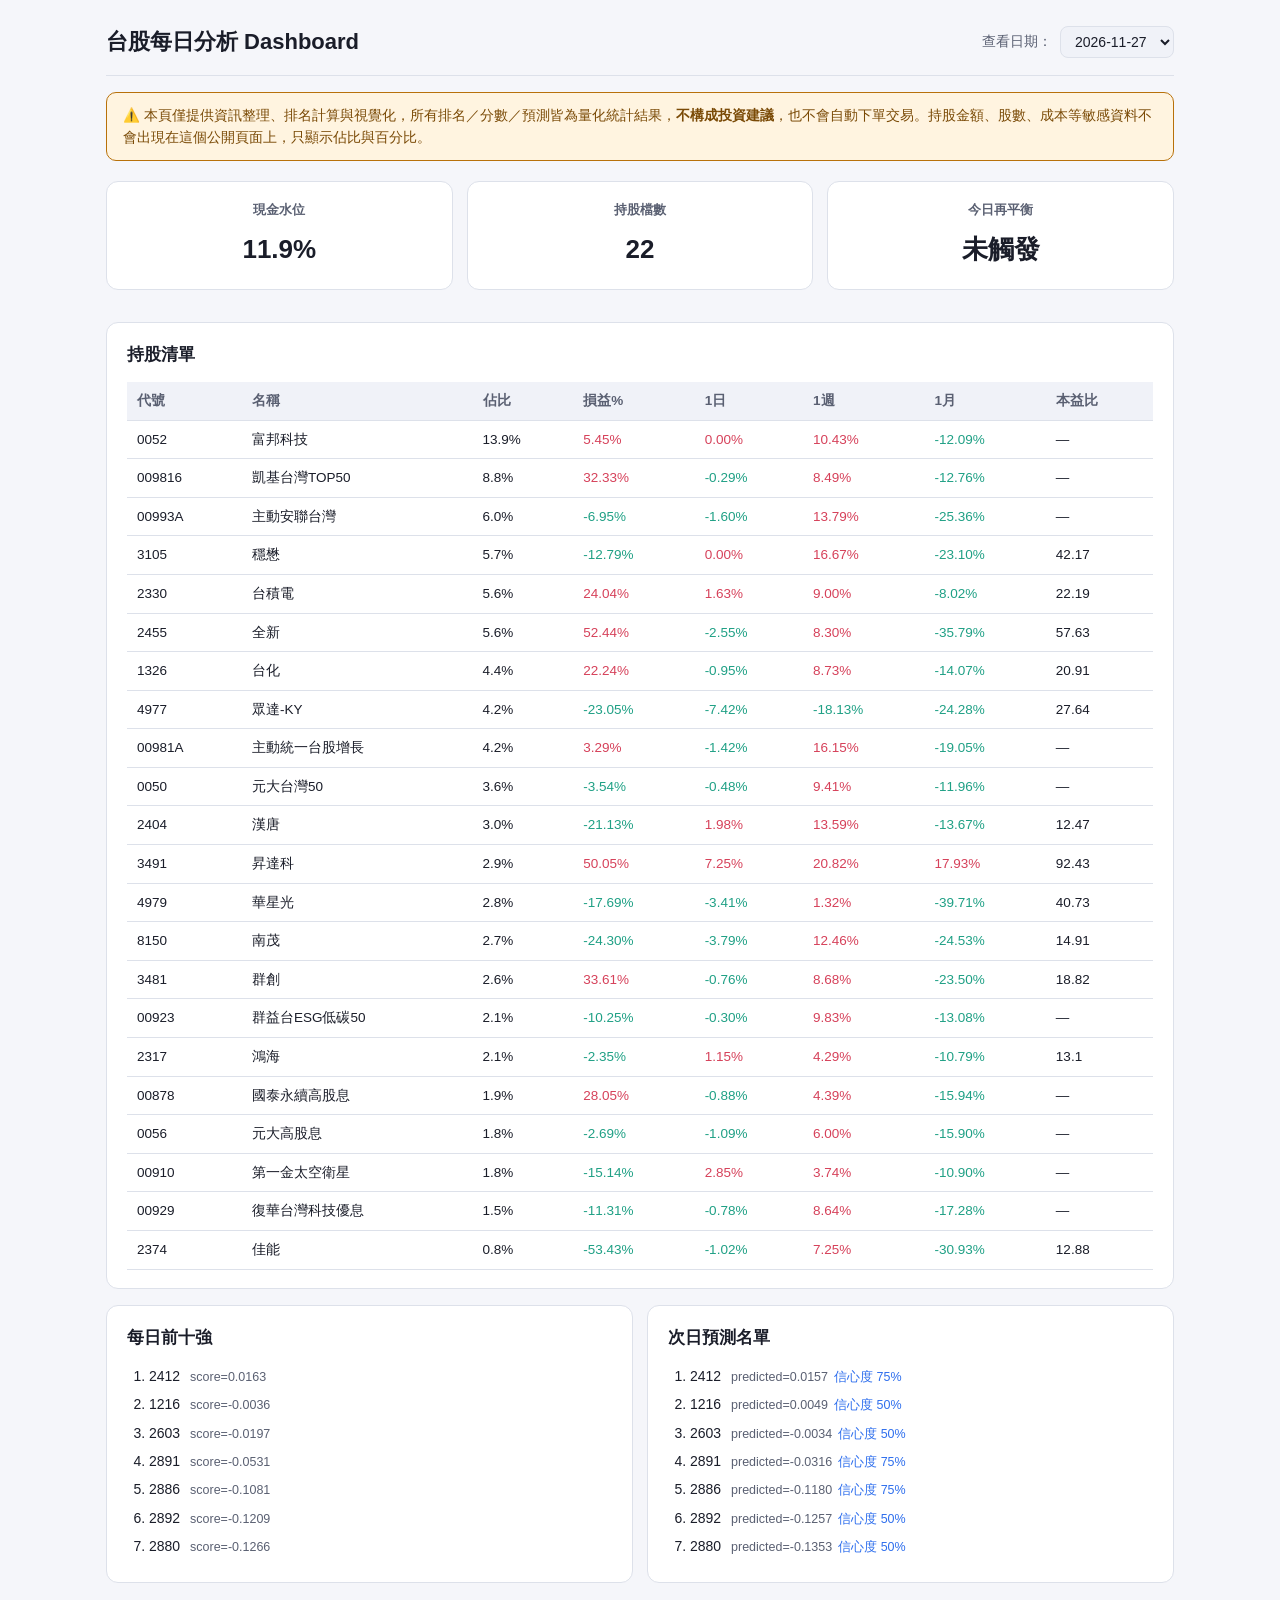
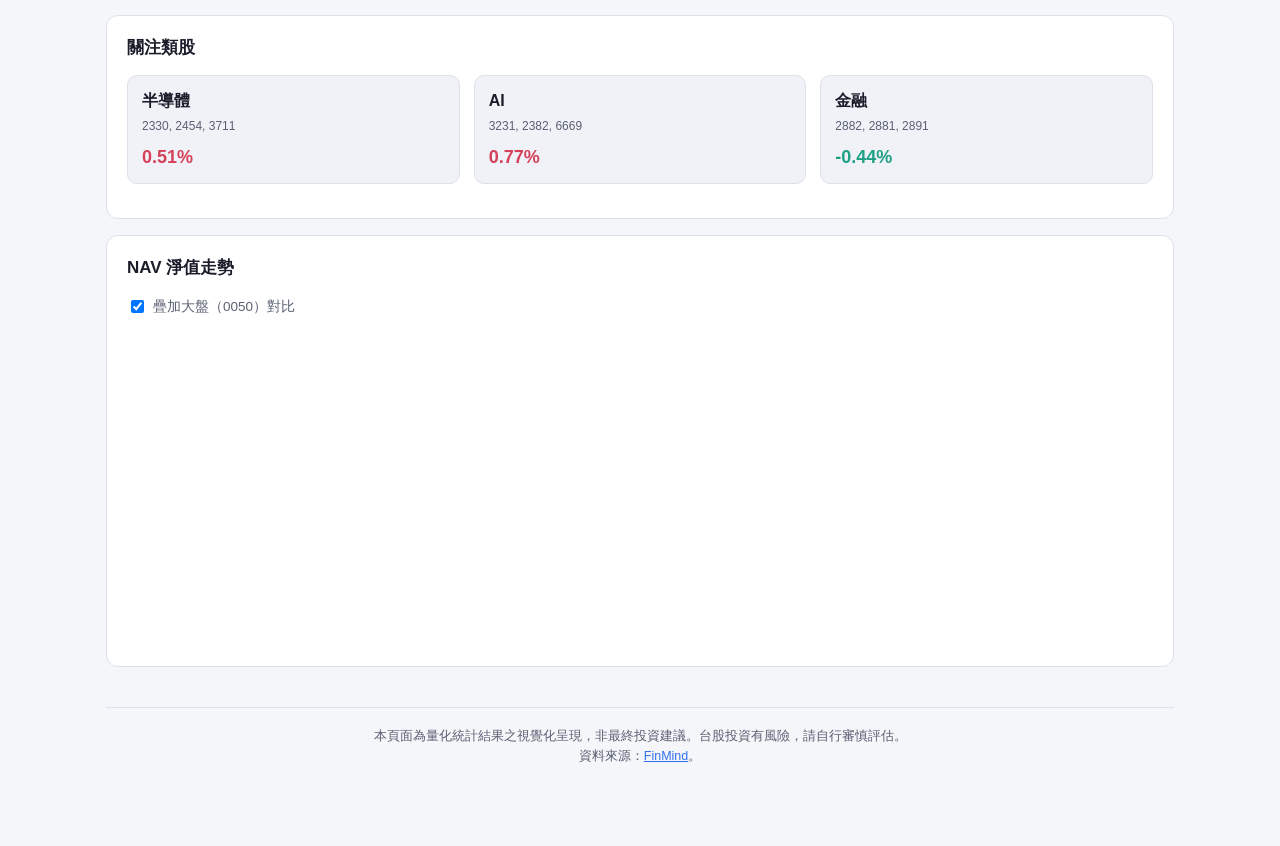
<file: dashboard/index.html>
<!DOCTYPE html>
<html lang="zh-Hant">
<head>
<meta charset="UTF-8">
<meta name="viewport" content="width=device-width, initial-scale=1.0">
<title>台股每日分析 Dashboard</title>
<script src="vendor/chart.umd.min.js"></script>
<link rel="stylesheet" href="style.css">
</head>
<body>
<div class="wrap">

  <header>
    <h1>台股每日分析 Dashboard</h1>
    <div class="controls">
      <label for="date-select">查看日期：</label>
      <select id="date-select"></select>
    </div>
  </header>

  <div class="disclaimer">
    ⚠️ 本頁僅提供資訊整理、排名計算與視覺化，所有排名／分數／預測皆為量化統計結果，<b>不構成投資建議</b>，也不會自動下單交易。持股金額、股數、成本等敏感資料不會出現在這個公開頁面上，只顯示佔比與百分比。
  </div>

  <div id="loading" class="loading">載入中…</div>
  <div id="error" class="error" hidden></div>

  <div id="content" hidden>
    <section class="grid grid-3">
      <div class="card stat-card">
        <h3>現金水位</h3>
        <div id="cash-pct" class="stat-big">—</div>
      </div>
      <div class="card stat-card">
        <h3>持股檔數</h3>
        <div id="holdings-count" class="stat-big">—</div>
      </div>
      <div class="card stat-card">
        <h3>今日再平衡</h3>
        <div id="rebalance-status" class="stat-big">—</div>
      </div>
    </section>

    <section class="card">
      <h2>持股清單</h2>
      <div class="table-scroll">
        <table id="holdings-table">
          <thead>
            <tr>
              <th>代號</th><th>名稱</th><th>佔比</th><th>損益%</th>
              <th>1日</th><th>1週</th><th>1月</th><th>本益比</th>
            </tr>
          </thead>
          <tbody></tbody>
        </table>
      </div>
    </section>

    <section class="grid grid-2">
      <div class="card">
        <h2>每日前十強</h2>
        <ol id="top10-list" class="rank-list"></ol>
      </div>
      <div class="card">
        <h2>次日預測名單</h2>
        <ol id="predictions-list" class="rank-list"></ol>
      </div>
    </section>

    <section class="card">
      <h2>關注類股</h2>
      <div id="sectors-grid" class="grid grid-3"></div>
    </section>

    <section class="card">
      <h2>NAV 淨值走勢</h2>
      <label class="toggle">
        <input type="checkbox" id="benchmark-toggle" checked>
        疊加大盤（0050）對比
      </label>
      <div class="chart-container">
        <canvas id="nav-chart"></canvas>
      </div>
    </section>
  </div>

  <footer>
    本頁面為量化統計結果之視覺化呈現，非最終投資建議。台股投資有風險，請自行審慎評估。
    <br>資料來源：<a href="https://finmindtrade.com" target="_blank" rel="noopener">FinMind</a>。
  </footer>

</div>
<script src="app.js"></script>
</body>
</html>
</file>
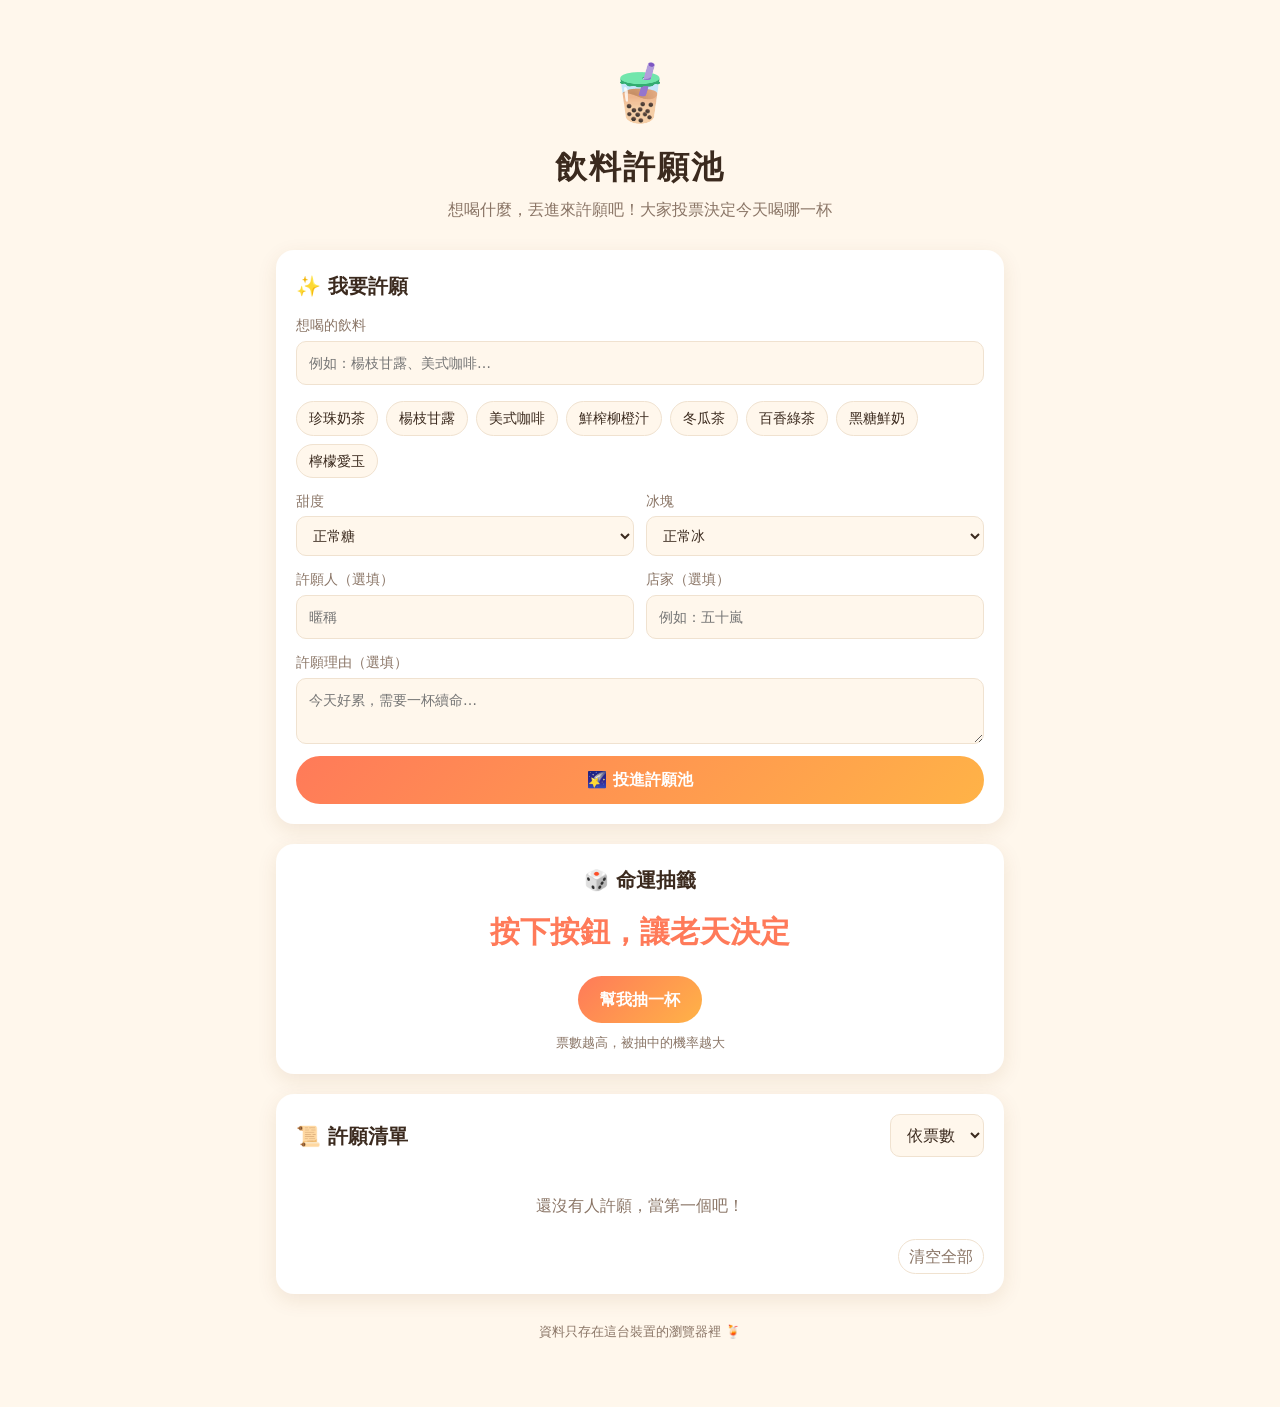
<file: drink-wish/index.html>
<!DOCTYPE html>
<html lang="zh-Hant">
<head>
<meta charset="UTF-8">
<meta name="viewport" content="width=device-width, initial-scale=1">
<title>飲料許願池</title>
<style>
  :root {
    --bg: #fff7ec;
    --card: #ffffff;
    --ink: #3b2a1e;
    --muted: #8a7566;
    --accent: #ff7a59;
    --accent-2: #ffb347;
    --line: #f0e2d0;
    --shadow: 0 6px 20px rgba(120, 70, 20, .10);
  }
  @media (prefers-color-scheme: dark) {
    :root {
      --bg: #1f1712;
      --card: #2b2019;
      --ink: #f6e9dc;
      --muted: #b9a594;
      --line: #43332a;
      --shadow: 0 6px 20px rgba(0, 0, 0, .35);
    }
  }
  * { box-sizing: border-box; }
  body {
    margin: 0;
    font-family: "Noto Sans TC", "PingFang TC", "Microsoft JhengHei", system-ui, sans-serif;
    background: var(--bg);
    color: var(--ink);
    line-height: 1.6;
  }
  .wrap { max-width: 760px; margin: 0 auto; padding: 24px 16px 64px; }
  header { text-align: center; padding: 24px 0 8px; }
  header .cup { font-size: 56px; display: inline-block; animation: float 3s ease-in-out infinite; }
  @keyframes float { 50% { transform: translateY(-8px) rotate(4deg); } }
  h1 { margin: 4px 0; font-size: 32px; letter-spacing: 2px; }
  header p { margin: 0; color: var(--muted); }

  section {
    background: var(--card);
    border-radius: 18px;
    box-shadow: var(--shadow);
    padding: 20px;
    margin-top: 20px;
  }
  h2 { margin: 0 0 12px; font-size: 20px; }

  form { display: grid; gap: 12px; }
  .row { display: grid; grid-template-columns: 1fr 1fr; gap: 12px; }
  label { display: grid; gap: 4px; font-size: 14px; color: var(--muted); }
  input, select, textarea {
    font: inherit; color: var(--ink);
    background: var(--bg);
    border: 1.5px solid var(--line);
    border-radius: 10px;
    padding: 10px 12px;
    width: 100%;
  }
  input:focus, select:focus, textarea:focus { outline: 2px solid var(--accent); border-color: transparent; }
  textarea { resize: vertical; min-height: 60px; }

  button {
    font: inherit; cursor: pointer; border: 0; border-radius: 999px;
    padding: 11px 22px; font-weight: 700; color: #fff;
    background: linear-gradient(135deg, var(--accent), var(--accent-2));
    transition: transform .12s, filter .12s;
  }
  button:hover { filter: brightness(1.06); transform: translateY(-1px); }
  button:active { transform: translateY(1px); }
  button.ghost {
    background: transparent; color: var(--muted); padding: 4px 10px; font-weight: 500;
    border: 1px solid var(--line);
  }

  .quick { display: flex; flex-wrap: wrap; gap: 8px; margin-top: 4px; }
  .chip {
    background: var(--bg); color: var(--ink); border: 1px solid var(--line);
    padding: 5px 12px; font-weight: 500; font-size: 14px;
  }

  .draw { text-align: center; }
  .result {
    font-size: 30px; font-weight: 800; min-height: 52px; margin: 8px 0 16px;
    color: var(--accent);
  }
  .result.spin { animation: shake .15s infinite; }
  @keyframes shake { 50% { transform: scale(1.05); } }

  .toolbar { display: flex; justify-content: space-between; align-items: center; gap: 8px; flex-wrap: wrap; }
  .toolbar select { width: auto; }
  ul { list-style: none; margin: 12px 0 0; padding: 0; display: grid; gap: 10px; }
  li.wish {
    display: grid; grid-template-columns: 1fr auto; gap: 8px; align-items: center;
    padding: 12px 14px; border: 1px solid var(--line); border-radius: 14px; background: var(--bg);
  }
  .name { font-weight: 700; font-size: 17px; }
  .meta { font-size: 13px; color: var(--muted); }
  .note { font-size: 14px; margin-top: 2px; word-break: break-word; }
  .side { display: flex; align-items: center; gap: 6px; }
  .vote { padding: 6px 14px; }
  .del { border: 0; font-size: 16px; }
  .empty { text-align: center; color: var(--muted); padding: 24px 0 8px; }
  footer { text-align: center; color: var(--muted); font-size: 13px; margin-top: 28px; }

  @media (max-width: 480px) {
    .row { grid-template-columns: 1fr; }
    h1 { font-size: 26px; }
  }
</style>
</head>
<body>
<div class="wrap">
  <header>
    <div class="cup">🧋</div>
    <h1>飲料許願池</h1>
    <p>想喝什麼，丟進來許願吧！大家投票決定今天喝哪一杯</p>
  </header>

  <section>
    <h2>✨ 我要許願</h2>
    <form id="form">
      <label>想喝的飲料
        <input id="drink" required maxlength="30" placeholder="例如：楊枝甘露、美式咖啡…">
      </label>
      <div class="quick" id="quick"></div>
      <div class="row">
        <label>甜度
          <select id="sugar">
            <option>正常糖</option><option>少糖</option><option>半糖</option>
            <option>微糖</option><option>無糖</option>
          </select>
        </label>
        <label>冰塊
          <select id="ice">
            <option>正常冰</option><option>少冰</option><option>微冰</option>
            <option>去冰</option><option>熱的</option>
          </select>
        </label>
      </div>
      <div class="row">
        <label>許願人（選填）
          <input id="who" maxlength="12" placeholder="暱稱">
        </label>
        <label>店家（選填）
          <input id="shop" maxlength="20" placeholder="例如：五十嵐">
        </label>
      </div>
      <label>許願理由（選填）
        <textarea id="note" maxlength="80" placeholder="今天好累，需要一杯續命…"></textarea>
      </label>
      <button type="submit">🌠 投進許願池</button>
    </form>
  </section>

  <section class="draw">
    <h2>🎲 命運抽籤</h2>
    <div class="result" id="result">按下按鈕，讓老天決定</div>
    <button id="drawBtn" type="button">幫我抽一杯</button>
    <div class="meta" style="margin-top:10px">票數越高，被抽中的機率越大</div>
  </section>

  <section>
    <div class="toolbar">
      <h2 style="margin:0">📜 許願清單 <span class="meta" id="count"></span></h2>
      <select id="sort" aria-label="排序">
        <option value="votes">依票數</option>
        <option value="new">依時間</option>
      </select>
    </div>
    <ul id="list"></ul>
    <div class="empty" id="empty">還沒有人許願，當第一個吧！</div>
    <div style="text-align:right;margin-top:12px">
      <button class="ghost" id="clear" type="button">清空全部</button>
    </div>
  </section>

  <footer>資料只存在這台裝置的瀏覽器裡 🍹</footer>
</div>

<script>
(function () {
  var KEY = "drink-wishes-v1";
  var SUGGEST = ["珍珠奶茶", "楊枝甘露", "美式咖啡", "鮮榨柳橙汁", "冬瓜茶", "百香綠茶", "黑糖鮮奶", "檸檬愛玉"];
  var wishes = load();

  var $ = function (id) { return document.getElementById(id); };

  function load() {
    try { return JSON.parse(localStorage.getItem(KEY)) || []; } catch (e) { return []; }
  }
  function save() {
    try { localStorage.setItem(KEY, JSON.stringify(wishes)); } catch (e) {}
  }

  // 快速選擇
  SUGGEST.forEach(function (s) {
    var b = document.createElement("button");
    b.type = "button"; b.className = "chip"; b.textContent = s;
    b.onclick = function () { $("drink").value = s; $("drink").focus(); };
    $("quick").appendChild(b);
  });

  $("form").addEventListener("submit", function (e) {
    e.preventDefault();
    var name = $("drink").value.trim();
    if (!name) return;
    wishes.push({
      id: Date.now() + "" + Math.floor(Math.random() * 1000),
      name: name,
      sugar: $("sugar").value,
      ice: $("ice").value,
      who: $("who").value.trim() || "匿名",
      shop: $("shop").value.trim(),
      note: $("note").value.trim(),
      votes: 1,
      t: Date.now()
    });
    save(); render();
    $("drink").value = ""; $("note").value = "";
    $("drink").focus();
  });

  function el(tag, cls, text) {
    var n = document.createElement(tag);
    if (cls) n.className = cls;
    if (text != null) n.textContent = text;
    return n;
  }

  function render() {
    var list = $("list");
    list.textContent = "";
    var items = wishes.slice().sort(function (a, b) {
      return $("sort").value === "new" ? b.t - a.t : (b.votes - a.votes) || (b.t - a.t);
    });
    items.forEach(function (w) {
      var li = el("li", "wish");
      var left = el("div");
      left.appendChild(el("div", "name", w.name));
      var meta = [w.sugar, w.ice];
      if (w.shop) meta.push("@" + w.shop);
      meta.push("by " + w.who);
      left.appendChild(el("div", "meta", meta.join(" · ")));
      if (w.note) left.appendChild(el("div", "note", "「" + w.note + "」"));

      var side = el("div", "side");
      var v = el("button", "vote", "👍 " + w.votes);
      v.onclick = function () { w.votes++; save(); render(); };
      var d = el("button", "ghost del", "✕");
      d.title = "刪除"; d.setAttribute("aria-label", "刪除 " + w.name);
      d.onclick = function () {
        wishes = wishes.filter(function (x) { return x.id !== w.id; });
        save(); render();
      };
      side.appendChild(v); side.appendChild(d);
      li.appendChild(left); li.appendChild(side);
      list.appendChild(li);
    });
    $("empty").style.display = items.length ? "none" : "block";
    $("count").textContent = items.length ? "（" + items.length + " 個願望）" : "";
  }

  $("sort").addEventListener("change", render);

  $("clear").addEventListener("click", function () {
    if (wishes.length && confirm("確定要清空所有願望嗎？")) {
      wishes = []; save(); render();
    }
  });

  // 抽籤：依票數加權；沒有願望時從建議清單抽
  $("drawBtn").addEventListener("click", function () {
    var pool = wishes.length
      ? wishes.map(function (w) { return { label: w.name, weight: w.votes }; })
      : SUGGEST.map(function (s) { return { label: s, weight: 1 }; });
    var total = pool.reduce(function (a, p) { return a + p.weight; }, 0);
    var r = Math.random() * total, pick = pool[0];
    for (var i = 0; i < pool.length; i++) {
      r -= pool[i].weight;
      if (r <= 0) { pick = pool[i]; break; }
    }
    var out = $("result"), btn = $("drawBtn"), n = 0;
    btn.disabled = true; out.classList.add("spin");
    var timer = setInterval(function () {
      out.textContent = "🥤 " + pool[Math.floor(Math.random() * pool.length)].label;
      if (++n > 14) {
        clearInterval(timer);
        out.classList.remove("spin");
        out.textContent = "🎉 " + pick.label;
        btn.disabled = false; btn.textContent = "再抽一次";
      }
    }, 90);
  });

  render();
})();
</script>
</body>
</html>
</file>
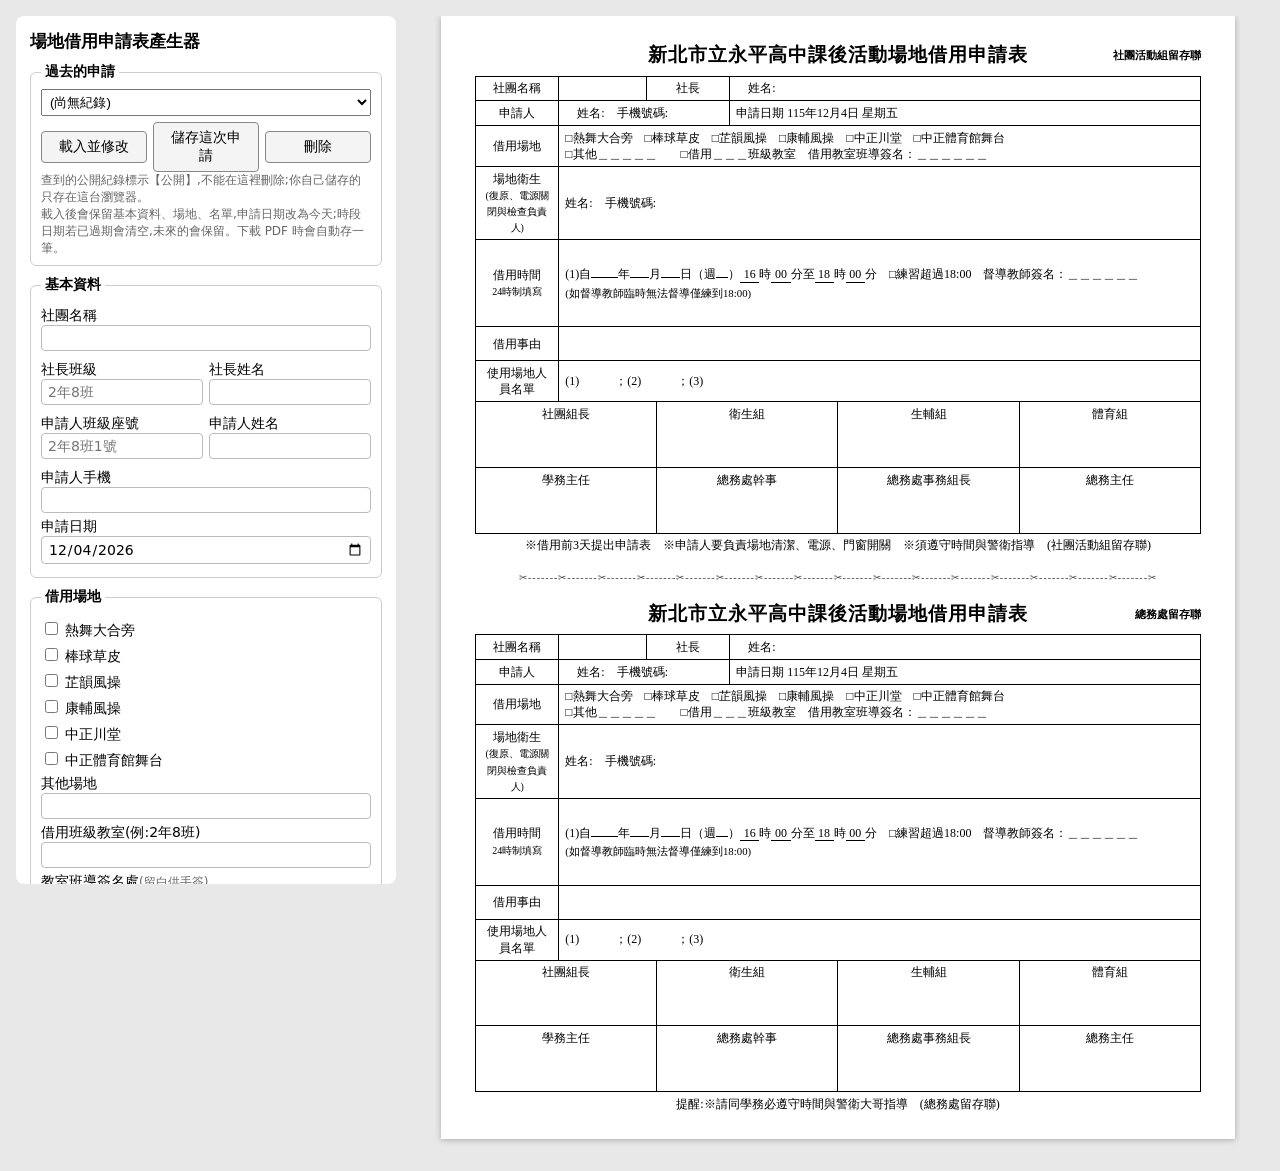
<file: venue-form/index.html>
<!DOCTYPE html>
<html lang="zh-Hant">
<head>
<meta charset="utf-8">
<meta name="viewport" content="width=device-width,initial-scale=1">
<title>課後活動場地借用申請表產生器</title>
<style>
*{box-sizing:border-box}
body{margin:0;font-family:"DFKai-SB","BiauKai","標楷體","Noto Serif TC","PMingLiU",serif;background:#e8e8e8;color:#000}
.app{display:flex;gap:16px;padding:16px;align-items:flex-start}
.panel{width:380px;flex:none;background:#fff;padding:14px;border-radius:8px;font-family:system-ui,"Noto Sans TC",sans-serif;font-size:14px;position:sticky;top:16px;max-height:calc(100vh - 32px);overflow:auto}
.panel h1{font-size:17px;margin:0 0 10px}
.panel fieldset{border:1px solid #ccc;border-radius:6px;margin:0 0 10px;padding:8px 10px}
.panel legend{font-weight:700;padding:0 4px}
.panel label{display:block;margin:5px 0}
.panel input[type=text],.panel input[type=tel],.panel input[type=date],.panel input[type=time],.panel input[type=number],.panel textarea{width:100%;padding:4px 6px;font:inherit;border:1px solid #bbb;border-radius:4px}
.row{display:flex;gap:6px;align-items:center}.row>*{flex:1}
.chk{display:inline-block;margin-right:10px}
.slot{display:grid;grid-template-columns:16px minmax(0,1.5fr) minmax(0,1fr) minmax(0,1fr) 24px;gap:4px;align-items:center;margin:4px 0}
.slot button{padding:2px}.slot input{padding:2px 3px!important;font-size:12px!important}
button{font:inherit;cursor:pointer}
.btn{padding:6px 12px;border:1px solid #888;border-radius:4px;background:#f4f4f4}
.btn.primary{background:#1a5fb4;color:#fff;border-color:#1a5fb4}
.hint{color:#666;font-size:12px}
.preview{flex:1;overflow:auto}
.sheet{width:210mm;height:297mm;background:#fff;margin:0 auto 16px;padding:7mm 9mm;box-shadow:0 1px 6px #0004;position:relative;overflow:hidden}
.sheet.two{display:flex;flex-direction:column;justify-content:space-between}
.cut{text-align:center;font-size:10px;color:#444;letter-spacing:1px;white-space:nowrap;overflow:hidden;margin:1mm 0}
.form{font-size:12px;line-height:1.35}
.form.big{font-size:13.5px;line-height:1.5}
.form h2{position:relative;text-align:center;font-size:19px;margin:0 0 2mm;letter-spacing:1px}
.form.big h2{font-size:23px;margin-bottom:4mm}
table{border-collapse:collapse;width:100%}
td,th{border:1px solid #000;padding:1mm 1.6mm;vertical-align:middle}
th{font-weight:400;text-align:center;white-space:nowrap;width:22mm}
.form.big td,.form.big th{padding:2mm 2mm}
.sign td{height:11mm;border-top:none}
.form.big .sign td{height:17mm}
.sign th{border-bottom:none;width:25%}
.sign.low td{height:11mm}
.note{font-size:12px;margin-top:1mm;text-align:center}
.form.big .note{font-size:13.5px;margin-top:2mm}
.slotline{display:block;padding:.4mm 0}
.timeline{display:flex;flex-wrap:wrap}
.timeline .slotline{width:100%}
.u{display:inline-block;min-width:1.4em;text-align:center;border-bottom:1px solid #000;line-height:1.1}
.copy{position:absolute;right:0;top:50%;transform:translateY(-50%);font-size:11px;font-weight:700;letter-spacing:0}
@media print{
  @page{size:A4;margin:0}
  body{background:#fff}
  .panel,.noprint{display:none!important}
  .app{display:block;padding:0}
  .preview{overflow:visible}
  .sheet{margin:0;box-shadow:none;page-break-after:always;break-after:page}
  .sheet:last-child{page-break-after:auto;break-after:auto}
}
@media (max-width:900px){.app{flex-direction:column}.panel{width:100%;position:static;max-height:none}.preview{width:100%}.sheet{transform-origin:top left}}
</style>
</head>
<body>
<div class="app">
<div class="panel noprint">
  <h1>場地借用申請表產生器</h1>
  <fieldset><legend>過去的申請</legend>
    <select id="hist" style="width:100%;padding:4px"></select>
    <div class="row" style="margin-top:6px"><button class="btn" id="histLoad">載入並修改</button><button class="btn" id="histSave">儲存這次申請</button><button class="btn" id="histDel">刪除</button></div>
    <div id="unlockBox" style="display:none;margin:6px 0"><label>輸入申請人電話末三碼,查詢公開的過去紀錄<input type="text" id="code" inputmode="numeric" maxlength="3" placeholder="例如 123"></label><button class="btn" id="unlockBtn" style="margin-top:4px">查詢</button></div>
    <div class="hint" id="histNote">查到的公開紀錄標示【公開】,不能在這裡刪除;你自己儲存的只存在這台瀏覽器。</div>
    <div class="hint">載入後會保留基本資料、場地、名單,申請日期改為今天;時段日期若已過期會清空,未來的會保留。下載 PDF 時會自動存一筆。</div>
  </fieldset>
  <fieldset><legend>基本資料</legend>
    <label>社團名稱<input type="text" id="club"></label>
    <div class="row"><label>社長班級<input type="text" id="pcls" placeholder="2年8班"></label><label>社長姓名<input type="text" id="pname"></label></div>
    <div class="row"><label>申請人班級座號<input type="text" id="acls" placeholder="2年8班1號"></label><label>申請人姓名<input type="text" id="aname"></label></div>
    <label>申請人手機<input type="tel" id="aphone"></label>
    <label>申請日期<input type="date" id="adate"></label>
  </fieldset>
  <fieldset><legend>借用場地</legend>
    <div id="venues"></div>
    <label>其他場地<input type="text" id="vother"></label>
    <label>借用班級教室(例:2年8班)<input type="text" id="vclass"></label>
    <label>教室班導簽名處<span class="hint">(留白供手簽)</span></label>
  </fieldset>
  <fieldset><legend>場地衛生負責人</legend>
    <label><input type="checkbox" id="sameAsApplicant" checked> 同申請人</label>
    <div id="sanBox" style="display:none">
      <div class="row"><label>班級座號<input type="text" id="scls"></label><label>姓名<input type="text" id="sname"></label></div>
      <label>手機<input type="tel" id="sphone"></label>
    </div>
  </fieldset>
  <fieldset><legend>借用時間 <span id="cnt" class="hint"></span></legend>
    <div id="slots"></div>
    <button class="btn" id="addSlot">＋ 新增時段</button>
    <div class="hint" style="margin-top:6px">≤3 筆:列印第 1 頁(A4 上下兩聯)。<br>4～12 筆:列印第 2、3 頁(社團活動組聯、總務處聯各一頁)。</div>
  </fieldset>
  <fieldset><legend>借用事由 / 名單</legend>
    <label>借用事由<textarea id="reason" rows="2"></textarea></label>
    <label>總人數(留空=依名單行數計算)<input type="number" min="0" id="total"></label>
    <label>使用場地人員名單(一行一人,或用頓號/逗號分隔)<textarea id="members" rows="4"></textarea></label>
  </fieldset>
  <div class="row"><button class="btn primary" id="pdf">下載 PDF</button><button class="btn" id="reset">清空表單</button></div>
  <div style="margin-top:6px"><button class="btn" id="gdrive" style="display:none;width:100%">存到我的 Google 雲端(PDF)</button><div id="gdriveOut" class="hint"></div></div>
  <p class="hint">資料會存在這台瀏覽器裡,下次開啟自動帶入。※借用前 3 天提出申請。</p>
</div>
<div class="preview" id="preview"></div>
</div>

<script>
const VENUES=["熱舞大合旁","棒球草皮","芷韻風操","康輔風操","中正川堂","中正體育館舞台"];
const MAX=12, KEY="venueForm.v1";
// 自動上傳到你的 Google 雲端(見 apps-script/Code.gs 與 README.md);留空則不上傳
/*UPLOAD-START*/const UPLOAD_URL="https://script.google.com/macros/s/AKfycbwxhbTCcyvgl3X7jKuvEyhmkWsLoo7bj2WptBBbL02ALK0-MMbAcjKSmmlETIzZf1Z4/exec", UPLOAD_TOKEN="ZR0VJ31fk1UdTAdP";/*UPLOAD-END*/
const $=id=>document.getElementById(id);
const esc=s=>String(s??"").replace(/[&<>"]/g,c=>({"&":"&amp;","<":"&lt;",">":"&gt;",'"':"&quot;"}[c]));
const WD="日一二三四五六";
const today=()=>{const d=new Date();return d.getFullYear()+"-"+String(d.getMonth()+1).padStart(2,"0")+"-"+String(d.getDate()).padStart(2,"0")};
const defaults=()=>({club:"",pcls:"",pname:"",acls:"",aname:"",aphone:"",adate:today(),
  venues:[],vother:"",vclass:"",same:true,scls:"",sname:"",sphone:"",reason:"",members:"",total:"",slots:[{date:"",start:"16:00",end:"18:00"}]});
let S=defaults();try{Object.assign(S,JSON.parse(localStorage.getItem(KEY)||"{}"))}catch(e){}

// ---------- panel ----------
$("venues").innerHTML=VENUES.map((v,i)=>`<label class="chk"><input type="checkbox" data-v="${v}"> ${v}</label>`).join("");
const textIds=["club","pcls","pname","acls","aname","aphone","adate","vother","vclass","scls","sname","sphone","reason","members","total"];
function load(){
  textIds.forEach(id=>$(id).value=S[id]||"");
  document.querySelectorAll("[data-v]").forEach(c=>c.checked=S.venues.includes(c.dataset.v));
  $("sameAsApplicant").checked=S.same; $("sanBox").style.display=S.same?"none":"block";
  renderSlots();
}
function renderSlots(){
  $("slots").innerHTML=S.slots.map((s,i)=>`<div class="slot"><span>${i+1}</span>
    <input type="date" data-i="${i}" data-k="date" value="${s.date}">
    <input type="time" data-i="${i}" data-k="start" value="${s.start}">
    <input type="time" data-i="${i}" data-k="end" value="${s.end}">
    <button data-del="${i}" title="刪除">✕</button></div>`).join("");
  $("addSlot").disabled=S.slots.length>=MAX;
  $("cnt").textContent=`(${S.slots.length}/${MAX},${S.slots.length<=3?"第1頁":"第2、3頁"})`;
}
function save(){try{localStorage.setItem(KEY,JSON.stringify(S))}catch(e){}render()}
textIds.forEach(id=>$(id).addEventListener("input",()=>{S[id]=$(id).value;save()}));
document.querySelectorAll("[data-v]").forEach(c=>c.addEventListener("change",()=>{
  S.venues=[...document.querySelectorAll("[data-v]")].filter(x=>x.checked).map(x=>x.dataset.v);save()}));
$("sameAsApplicant").addEventListener("change",e=>{S.same=e.target.checked;$("sanBox").style.display=S.same?"none":"block";save()});
$("slots").addEventListener("input",e=>{const t=e.target;if(t.dataset.k){S.slots[+t.dataset.i][t.dataset.k]=t.value;save()}});
$("slots").addEventListener("click",e=>{const d=e.target.dataset.del;if(d!=null){S.slots.splice(+d,1);if(!S.slots.length)S.slots.push({date:"",start:"16:00",end:"18:00"});renderSlots();save()}});
$("addSlot").onclick=()=>{if(S.slots.length>=MAX)return;const l=S.slots[S.slots.length-1]||{};S.slots.push({date:"",start:l.start||"16:00",end:l.end||"18:00"});renderSlots();save()};
function toast(t){let e=$("toast");if(!e){e=document.createElement("div");e.id="toast";e.className="noprint";e.style.cssText="position:fixed;left:50%;bottom:24px;transform:translateX(-50%);background:#222;color:#fff;padding:10px 16px;border-radius:8px;font:14px system-ui,sans-serif;z-index:9;max-width:90vw";document.body.appendChild(e)}e.textContent=t;e.style.display="block";clearTimeout(e._t);e._t=setTimeout(()=>e.style.display="none",6000)}
$("reset").onclick=()=>twice("reset","要清空目前表單?",()=>{try{localStorage.removeItem(KEY)}catch(e){}S=defaults();load();render()});

// ---------- form rendering ----------
function parts(dstr){ // ROC y, m, d, weekday
  if(!dstr)return null;const [y,m,d]=dstr.split("-").map(Number);
  return {y:y-1911,m,d,w:WD[new Date(y,m-1,d).getDay()]};
}
const blank=(t,w)=>`<span class="u" style="min-width:${w||1.6}em">${t??""}</span>`;
function slotLine(i,s){
  const p=parts(s&&s.date);
  const [sh,sm]=(s&&s.start?s.start:"").split(":"),[eh,em]=(s&&s.end?s.end:"").split(":");
  return `(${i+1})自${blank(p&&p.y,2.2)}年${blank(p&&p.m)}月${blank(p&&p.d)}日（週${blank(p&&p.w,1)}）`+
   `${blank(sh)}時${blank(sm)}分至${blank(eh)}時${blank(em)}分`;
}
function members(){
  const list=S.members.split(/[\n,，、;；]+/).map(x=>x.trim()).filter(Boolean);
  return list;
}
function form(label,rows,big,extra){
  const p=parts(S.adate);
  const venue=VENUES.map(v=>`${S.venues.includes(v)?"☑":"□"}${v}`);
  const other=`${S.vother?"☑":"□"}其他${S.vother?esc(S.vother):"＿＿＿＿＿"}`;
  const room=`${S.vclass?"☑":"□"}借用${S.vclass?esc(S.vclass):"＿＿＿"}班級教室`;
  const sanit=S.same?`${esc(S.acls)} 姓名:${esc(S.aname)}　手機號碼:${esc(S.aphone)}`:
    `${esc(S.scls)} 姓名:${esc(S.sname)}　手機號碼:${esc(S.sphone)}`;
  const slots=Array.from({length:rows},(_,i)=>S.slots[i]);
  const over=S.slots.some(s=>s.end&&s.end>"18:00");
  let time;
  if(big){
    time=`<div class="timeline">${slots.map((s,i)=>`<span class="slotline">${slotLine(i,s)}</span>`).join("")}</div>
      <div style="margin-top:2mm">${over?"☑":"□"}練習超過18:00　　督導教師簽名：＿＿＿＿＿＿＿＿＿</div>
      <div style="font-size:.9em">(如督導教師臨時無法督導僅練到18:00)</div>`;
  }else{
    time=slots.map((s,i)=>`<span class="slotline">${slotLine(i,s)}${i==0?`　${over?"☑":"□"}練習超過18:00`:""}${(i==1||(rows==1&&i==0))?"　督導教師簽名：＿＿＿＿＿＿":""}</span>`).join("")+`<span class="slotline" style="font-size:.9em">(如督導教師臨時無法督導僅練到18:00)</span>`;
  }
  const m=members();
  const mem=m.length?m.map((x,i)=>`(${i+1})${esc(x)}`).join("；"):"(1)　　　；(2)　　　；(3)";
  return `<div class="form ${big?"big":""}">
  <h2>新北市立永平高中課後活動場地借用申請表 <span class="copy">${label}</span></h2>
  <table>
   <tr><th>社團名稱</th><td>${esc(S.club)}</td><th>社長</th><td>${esc(S.pcls)}　姓名:${esc(S.pname)}</td></tr>
   <tr><th>申請人</th><td colspan="2">${esc(S.acls)}　姓名:${esc(S.aname)}　手機號碼:${esc(S.aphone)}</td><td>申請日期 ${p?`${p.y}年${p.m}月${p.d}日 星期${p.w}`:"　年　月　日 星期　"}</td></tr>
   <tr><th>借用場地</th><td colspan="3">${venue.join("　")}<br>${other}　　${room}　借用教室班導簽名：＿＿＿＿＿＿</td></tr>
   <tr><th style="white-space:normal">場地衛生<br><small>(復原、電源關閉與檢查負責人)</small></th><td colspan="3">${sanit}</td></tr>
   <tr><th style="white-space:normal">借用時間<br><small>24時制填寫</small></th><td colspan="3" style="vertical-align:middle;${big?"":"height:23mm"}">${time}</td></tr>
   <tr><th>借用事由</th><td colspan="3" style="height:${big?"16mm":"9mm"}">${esc(S.reason)}</td></tr>
   <tr><th style="white-space:normal">使用場地人員名單</th><td colspan="3" style="height:${big?"22mm":"10mm"}">${(S.total||m.length)?`總人數:${S.total||m.length}人　`:""}${mem}</td></tr>
  </table>
  <table class="sign" style="margin-top:-1px">
   <tr><th>社團組長</th><th>衛生組</th><th>生輔組</th><th>體育組</th></tr><tr><td></td><td></td><td></td><td></td></tr>
  </table>
  <table class="sign" style="margin-top:-1px">
   <tr><th>學務主任</th><th>總務處幹事</th><th>總務處事務組長</th><th>總務主任</th></tr><tr><td></td><td></td><td></td><td></td></tr>
  </table>
  <div class="note">${extra}</div></div>`;
}
const N1="※借用前3天提出申請表　※申請人要負責場地清潔、電源、門窗開關　※須遵守時間與警衛指導　(社團活動組留存聯)";
const N2="提醒:※請同學務必遵守時間與警衛大哥指導　(總務處留存聯)";
const CUT="✂-------✂-------✂-------✂-------✂-------✂-------✂-------✂-------✂-------✂-------✂-------✂-------✂-------✂-------✂-------✂-------✂";
function render(){
  const n=S.slots.length;let html;
  if(n<=3){
    html=`<div class="sheet two">${form("社團活動組留存聯",n,false,N1)}<div class="cut">${CUT}</div>${form("總務處留存聯",n,false,N2)}</div>`;
  }else{
    html=`<div class="sheet">${form("社團活動組留存聯",n,true,N1)}</div><div class="sheet">${form("總務處留存聯",n,true,N2)}</div>`;
  }
  $("preview").innerHTML=html;
}

// ---------- history ----------
const HKEY=KEY+".hist";
/*SEED-START*/const SEED=[];/*SEED-END*/
let H=[];try{H=JSON.parse(localStorage.getItem(HKEY)||"[]")}catch(e){}
try{if(SEED.length&&!localStorage.getItem(HKEY+".seeded")){H=H.concat(SEED);localStorage.setItem(HKEY+".seeded","1");histSave()}}catch(e){}
function histSave(){try{localStorage.setItem(HKEY,JSON.stringify(H))}catch(e){}}
function histLabel(h){const d=h.data,f=d.slots.find(x=>x.date);
  return `${h.at.slice(0,16).replace("T"," ")}｜${d.club||"(未填社團)"}｜${d.venues.concat(d.vother?[d.vother]:[]).join("、")||"(未選場地)"}｜${d.slots.length}筆${f?"｜"+f.date:""}`}
/*PUB-START*/const PUB_ENC=null;/*PUB-END*/
let UNLOCKED=[];
const allH=()=>UNLOCKED.concat(H).sort((a,b)=>a.at<b.at?1:-1);
const b64d=t=>Uint8Array.from(atob(t),c=>c.charCodeAt(0));
async function unlock(code){
  const km=await crypto.subtle.importKey("raw",new TextEncoder().encode(code),"PBKDF2",false,["deriveKey"]);
  const key=await crypto.subtle.deriveKey({name:"PBKDF2",salt:b64d(PUB_ENC.salt),iterations:PUB_ENC.iter,hash:"SHA-256"},km,{name:"AES-GCM",length:256},false,["decrypt"]);
  let n=0;
  for(const it of PUB_ENC.items){
    try{
      const pt=await crypto.subtle.decrypt({name:"AES-GCM",iv:b64d(it.iv)},key,b64d(it.ct));
      const data=JSON.parse(new TextDecoder().decode(pt));
      if(!UNLOCKED.some(u=>u.at===it.at)){UNLOCKED.push({at:it.at,data,ro:true});n++}
    }catch(e){}
  }
  return n;
}
function renderHist(){
  const L=allH();
  $("hist").innerHTML=L.length?L.map((h,i)=>`<option value="${i}">${h.ro?"【公開】":""}${esc(histLabel(h))}</option>`).join(""):'<option value="">(尚無紀錄)</option>';
}
let col=null;
const newId=()=>Date.now().toString(36)+Math.random().toString(36).slice(2,6);
function saveHistory(quiet){
  const snap=JSON.stringify(S);
  if(H[0]&&JSON.stringify(H[0].data)===snap){if(!quiet)toast("這筆內容已存過了");return}
  const at=new Date().toISOString();
  if(col){
    Promise.resolve(col.doc(newId()).set({at,json:snap})).then(()=>{if(!quiet)toast("已存到共用紀錄")}).catch(e=>toast("存到共用紀錄失敗:"+(e&&e.message||e)));
    return;
  }
  H.unshift({at,data:JSON.parse(snap)});H=H.slice(0,30);histSave();renderHist();if(!quiet)toast("已存到這台瀏覽器");
}
$("histSave").onclick=()=>saveHistory(false);
$("histLoad").onclick=()=>{const h=allH()[+$("hist").value];if(!h)return;
  S=Object.assign(defaults(),JSON.parse(JSON.stringify(h.data)));
  S.adate=today();S.slots=S.slots.map(x=>({date:(x.date&&x.date>=today())?x.date:"",start:x.start,end:x.end}));
  load();save()};
let armed={};
function twice(key,msg,fn){if(armed[key]){clearTimeout(armed[key]);armed[key]=0;fn();return}toast(msg+"(再按一次確認)");armed[key]=setTimeout(()=>armed[key]=0,5000)}
$("histDel").onclick=()=>{const r=allH()[+$("hist").value];if(!r)return;
  if(r.ro){toast("【公開】的紀錄不能在這裡刪除,請洽管理員");return}
  twice("del","要刪除這筆紀錄?",()=>{
    if(col&&r.id){Promise.resolve(col.doc(r.id).delete()).then(()=>toast("已刪除")).catch(e=>toast("刪除失敗:"+(e&&e.message||e)))}
    else{const k=H.indexOf(r);if(k>=0){H.splice(k,1);histSave();renderHist()}}})};
if(PUB_ENC){$("unlockBox").style.display="block";
  const go=async()=>{const c=$("code").value.trim();if(!/^\d{3}$/.test(c)){toast("請輸入 3 位數字");return}
    try{const n=await unlock(c);renderHist();toast(n?"找到 "+n+" 筆符合的公開紀錄":"沒有符合的紀錄")}catch(e){toast("驗證失敗:"+(e&&e.message||e))}};
  $("unlockBtn").onclick=go;$("code").addEventListener("keydown",e=>{if(e.key==="Enter")go()})}
renderHist();
async function initShared(){
  try{
    if(!(window.claude&&claude.use))return;
    const db=await claude.use("db");if(!db)return;
    const c=db.collection("records");
    const rows=snap=>{const out=[];const add=d=>{const x=(typeof d.data==="function"?d.data():d.data)||{};try{out.push({id:d.id,at:x.at||"",data:JSON.parse(x.json)})}catch(e){}};
      if(snap.forEach)snap.forEach(add);else(snap.docs||[]).forEach(add);
      out.sort((a,b)=>a.at<b.at?1:-1);return out};
    const LOCAL=H.slice();let migrated=false;
    const migrate=cur=>{if(migrated)return;migrated=true;
      try{if(localStorage.getItem(HKEY+".migrated"))return}catch(e){}
      const have=new Set(cur.map(r=>JSON.stringify(r.data)));let n=0;
      LOCAL.forEach(r=>{const k=JSON.stringify(r.data);if(have.has(k))return;have.add(k);n++;c.doc(newId()).set({at:r.at,json:k})});
      try{localStorage.setItem(HKEY+".migrated","1")}catch(e){}
      if(n)toast("已把這台瀏覽器的 "+n+" 筆舊紀錄匯入共用紀錄")};
    c.orderBy("at","desc").limit(100).onSnapshot(snap=>{col=c;H=rows(snap);migrate(H);renderHist();$("histNote").textContent="共用紀錄:被邀請的人都看得到,也都能新增或刪除。"},
      e=>{col=null;toast("共用紀錄讀取失敗,改用這台瀏覽器的紀錄")});
  }catch(e){col=null}
}
initShared();

// ---------- PDF ----------
function loadScript(src){return new Promise((ok,no)=>{if(document.querySelector('script[src="'+src+'"]'))return ok();const e=document.createElement("script");e.src=src;e.onload=ok;e.onerror=()=>no(new Error("load "+src));document.head.appendChild(e)})}
async function makePdf(){
  await loadScript("https://cdnjs.cloudflare.com/ajax/libs/html2canvas/1.4.1/html2canvas.min.js");
  await loadScript("https://cdnjs.cloudflare.com/ajax/libs/jspdf/2.5.1/jspdf.umd.min.js");
  const pdf=new window.jspdf.jsPDF({unit:"mm",format:"a4",orientation:"portrait"});
  const sheets=[...document.querySelectorAll(".sheet")],imgs=[];
  for(let i=0;i<sheets.length;i++){
    const c=await html2canvas(sheets[i],{scale:2,backgroundColor:"#ffffff",useCORS:true});
    const url=c.toDataURL("image/jpeg",0.88);imgs.push(url);
    if(i)pdf.addPage();
    pdf.addImage(url,"JPEG",0,0,210,297);
  }
  return {blob:pdf.output("blob"),imgs};
}
function pdfName(){const f=S.slots.find(x=>x.date);return `場地借用單_${S.club||"未填社團"}${f?"_"+f.date:""}.pdf`}
function showImages(imgs){
  let o=$("imgOverlay");if(o)o.remove();
  o=document.createElement("div");o.id="imgOverlay";o.className="noprint";
  o.style.cssText="position:fixed;inset:0;background:#fff;z-index:20;overflow:auto;padding:12px;font:14px system-ui,sans-serif";
  o.innerHTML='<div style="max-width:820px;margin:0 auto"><button class="btn primary" id="imgClose">關閉</button> <span>長按(手機)或按右鍵(電腦)圖片即可另存,也可以截圖。</span>'+
    imgs.map((u,i)=>`<img src="${u}" alt="第${i+1}頁" style="display:block;width:100%;margin:10px 0;border:1px solid #ccc">`).join("")+'</div>';
  document.body.appendChild(o);$("imgClose").onclick=()=>o.remove();
}
$("pdf").onclick=async()=>{
  const btn=$("pdf"),t=btn.textContent;btn.disabled=true;btn.textContent="產生中…";
  try{
    saveHistory(true);
    const {blob,imgs}=await makePdf(),name=pdfName();
    let saved=false,inRuntime=!!(window.claude&&claude.use);
    if(inRuntime){
      try{const dl=await claude.use("downloads");if(dl){await dl.save({filename:name,data:blob});saved=true}}catch(e){}
      if(!saved){showImages(imgs);toast("無法直接下載(僅限組織成員),已改為顯示圖片,可長按或按右鍵另存。");btn.disabled=false;btn.textContent=t;return}
    }else{
      const a=document.createElement("a");a.href=URL.createObjectURL(blob);a.download=name;document.body.appendChild(a);a.click();a.remove();
      setTimeout(()=>URL.revokeObjectURL(a.href),10000);
    }
    if(UPLOAD_URL){
      blobToB64(blob).then(b64=>fetch(UPLOAD_URL,{method:"POST",headers:{"Content-Type":"text/plain;charset=utf-8"},body:JSON.stringify({token:UPLOAD_TOKEN,filename:name,base64:b64})}))
        .then(r=>r.json()).then(j=>toast(j&&j.ok?"已同步存到管理員的雲端":"同步到管理員雲端失敗:"+((j&&j.error)||"未知原因")))
        .catch(()=>toast("無法確認是否已同步到管理員雲端,請稍後洽管理員"));
    }
    toast("PDF 已產生:"+name);
  }catch(e){toast("產生 PDF 失敗:"+(e&&e.message||e)+"。請檢查網路後再試一次。")}
  btn.disabled=false;btn.textContent=t;
};

// ---------- Google Drive upload (viewer's own connector) ----------
let MCPS=null;
(async()=>{try{if(!(window.claude&&claude.use))return;const m=await claude.use("mcp");if(!m)return;MCPS=m;$("gdrive").style.display="block"}catch(e){}})();
const blobToB64=b=>new Promise((ok,no)=>{const r=new FileReader();r.onload=()=>ok(String(r.result).split(",")[1]);r.onerror=no;r.readAsDataURL(b)});
$("gdrive").onclick=async()=>{
  const btn=$("gdrive"),t=btn.textContent,out=$("gdriveOut");btn.disabled=true;btn.textContent="產生並上傳中…";out.textContent="";
  try{
    saveHistory(true);
    const {blob}=await makePdf(),name=pdfName();
    const b64=await blobToB64(blob);
    const srv=await MCPS.server("Google Drive");
    const res=await srv.create_file({title:name,base64Content:b64,contentMimeType:"application/pdf",disableConversionToGoogleType:true});
    const p=(res&&res.payload)||res||{};
    const link=p.webViewLink||p.url||(p.id?"https://drive.google.com/file/d/"+p.id+"/view":"");
    out.innerHTML=link?`已上傳:<a href="${esc(link)}" target="_blank" rel="noopener">${esc(name)}</a>(預設只有你自己能開,要分享請在 Google 雲端設定)`:`已上傳到你的 Google 雲端:${esc(name)}`;
  }catch(e){out.textContent="上傳失敗:"+(e&&(e.message||e.code)||e)}
  btn.disabled=false;btn.textContent=t;
};
load();render();
</script>
</body>
</html>
</file>
<file: dashboard/style.css>
:root {
  --bg: #0f1117;
  --panel: #171a23;
  --panel2: #1e2230;
  --line: #2a2f3d;
  --text: #e8eaf0;
  --muted: #9aa1b4;
  --accent: #4f8cff;
  --accent2: #33c9a5;
  --warn: #ffb347;
  --danger: #ff6b6b;
}

@media (prefers-color-scheme: light) {
  :root {
    --bg: #f5f6fa;
    --panel: #ffffff;
    --panel2: #f0f2f8;
    --line: #dde1ea;
    --text: #1a1d29;
    --muted: #5a6072;
    --accent: #2f6fed;
    --accent2: #1fa085;
    --warn: #b8710a;
    --danger: #d6415a;
  }
}

* { box-sizing: border-box; }

body {
  margin: 0;
  font-family: -apple-system, "PingFang TC", "Microsoft JhengHei", Segoe UI, Roboto, sans-serif;
  background: var(--bg);
  color: var(--text);
  line-height: 1.6;
}

.wrap {
  max-width: 1100px;
  margin: 0 auto;
  padding: 24px 16px 80px;
}

header {
  display: flex;
  flex-wrap: wrap;
  align-items: center;
  justify-content: space-between;
  gap: 12px;
  padding-bottom: 16px;
  border-bottom: 1px solid var(--line);
  margin-bottom: 16px;
}

h1 { font-size: 22px; margin: 0; }
h2 { font-size: 17px; margin: 0 0 14px; }
h3 { font-size: 13px; margin: 0 0 8px; color: var(--muted); font-weight: 600; }

.controls { display: flex; align-items: center; gap: 8px; font-size: 14px; color: var(--muted); }

select {
  background: var(--panel2);
  color: var(--text);
  border: 1px solid var(--line);
  border-radius: 8px;
  padding: 6px 10px;
  font-size: 14px;
}

.disclaimer {
  background: #2a1f12;
  border: 1px solid var(--warn);
  color: #ffd9a0;
  padding: 12px 16px;
  border-radius: 10px;
  margin-bottom: 20px;
  font-size: 13.5px;
}

@media (prefers-color-scheme: light) {
  .disclaimer { background: #fff4e0; color: #7a4a06; }
}

.loading, .error {
  text-align: center;
  padding: 40px;
  color: var(--muted);
}

.error { color: var(--danger); }

.card {
  background: var(--panel);
  border: 1px solid var(--line);
  border-radius: 12px;
  padding: 18px 20px;
  margin-bottom: 16px;
}

.grid { display: grid; gap: 14px; margin-bottom: 16px; }
.grid-2 { grid-template-columns: 1fr 1fr; }
.grid-3 { grid-template-columns: repeat(3, 1fr); }

@media (max-width: 720px) {
  .grid-2, .grid-3 { grid-template-columns: 1fr; }
  header { flex-direction: column; align-items: flex-start; }
}

.stat-card { text-align: center; }
.stat-big { font-size: 26px; font-weight: 700; }

.table-scroll { overflow-x: auto; }

table { width: 100%; border-collapse: collapse; font-size: 13.5px; min-width: 560px; }
th, td { text-align: left; padding: 8px 10px; border-bottom: 1px solid var(--line); white-space: nowrap; }
th { color: var(--muted); font-weight: 600; background: var(--panel2); position: sticky; top: 0; }
tr:hover td { background: var(--panel2); }

/* 台股慣例：紅漲、綠跌，與歐美相反 */
.pct-pos { color: var(--danger); }
.pct-neg { color: var(--accent2); }

.rank-list { margin: 0; padding-left: 22px; font-size: 14px; }
.rank-list li { margin: 6px 0; }
.rank-list .score { color: var(--muted); font-size: 12.5px; margin-left: 6px; }
.rank-list .confidence { color: var(--accent); font-size: 12.5px; margin-left: 6px; }

.sector-card {
  background: var(--panel2);
  border: 1px solid var(--line);
  border-radius: 10px;
  padding: 12px 14px;
}
.sector-card .name { font-weight: 600; margin-bottom: 4px; }
.sector-card .stocks { color: var(--muted); font-size: 12px; margin-bottom: 6px; }

.toggle { display: inline-flex; align-items: center; gap: 6px; font-size: 13.5px; color: var(--muted); margin-bottom: 10px; cursor: pointer; }

.chart-container { position: relative; height: 320px; }

footer {
  margin-top: 40px;
  padding-top: 18px;
  border-top: 1px solid var(--line);
  color: var(--muted);
  font-size: 12.5px;
  text-align: center;
}
footer a { color: var(--accent); }
</file>
